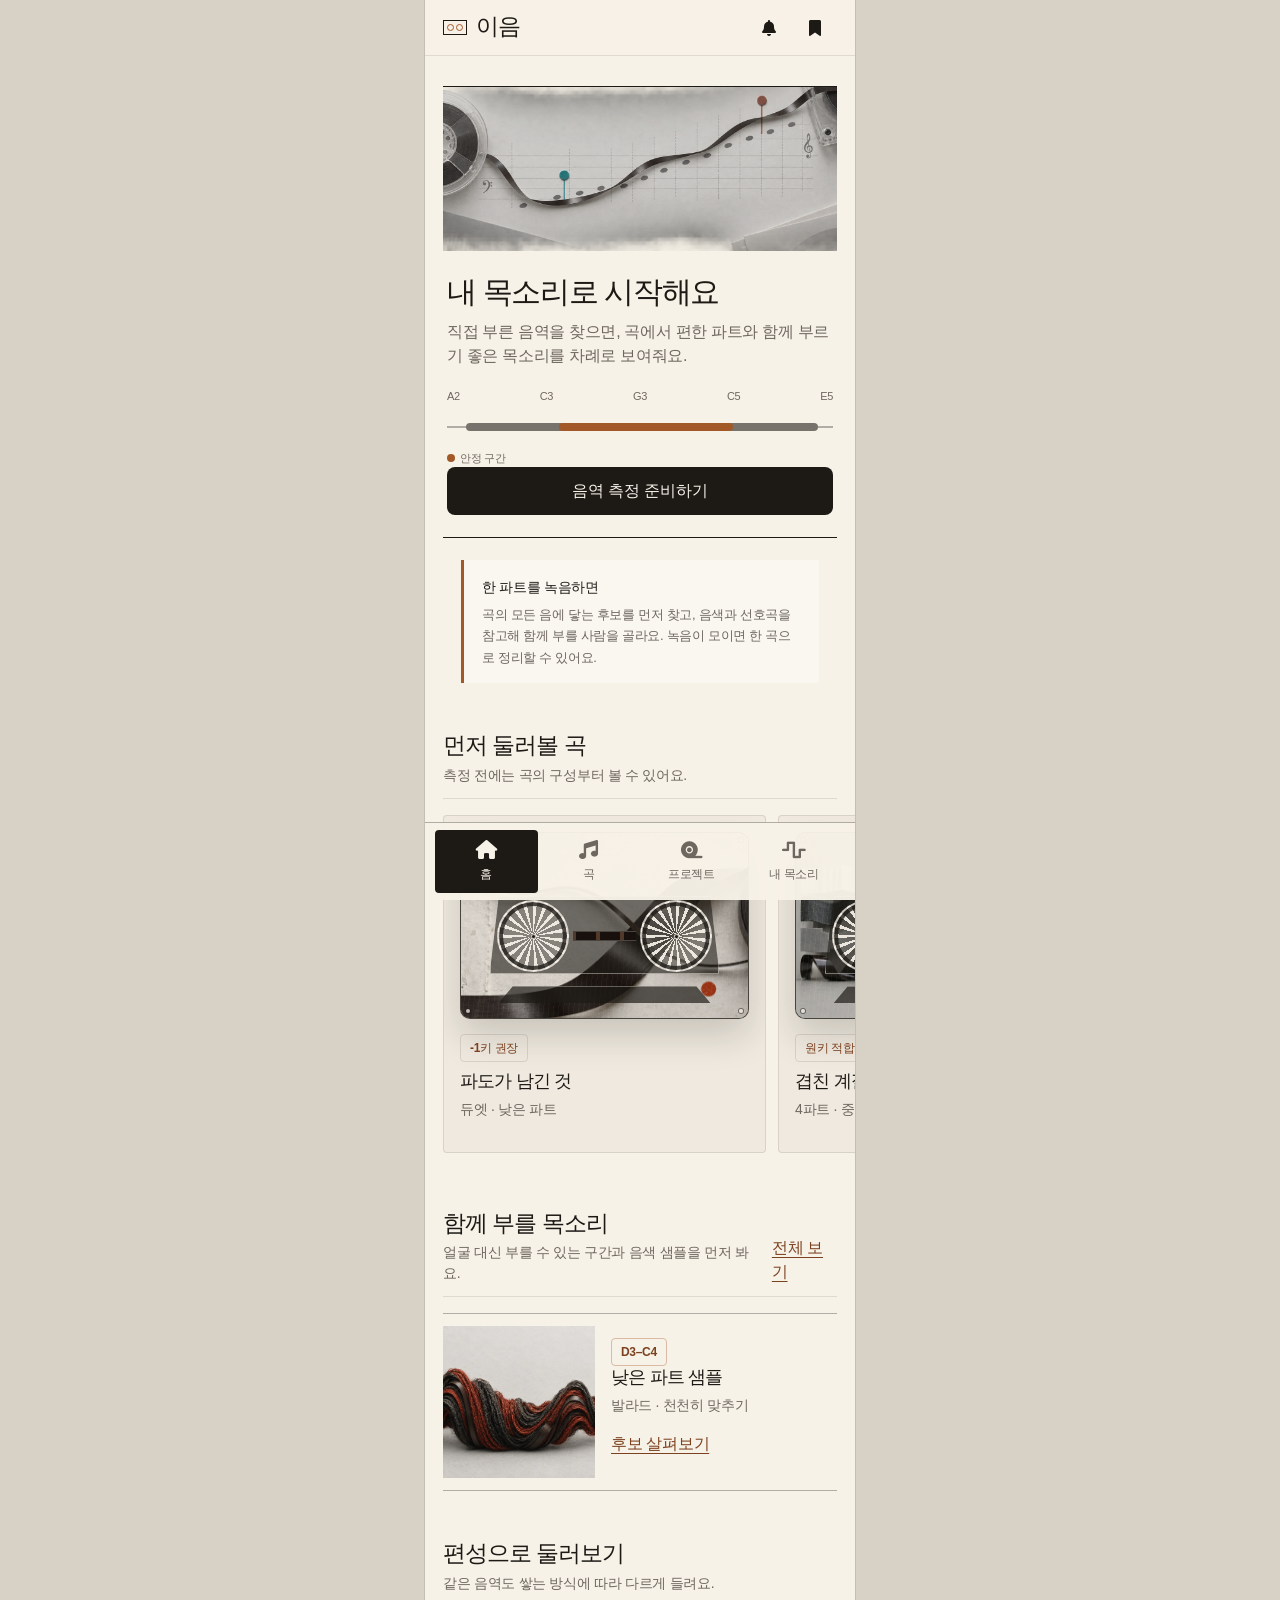
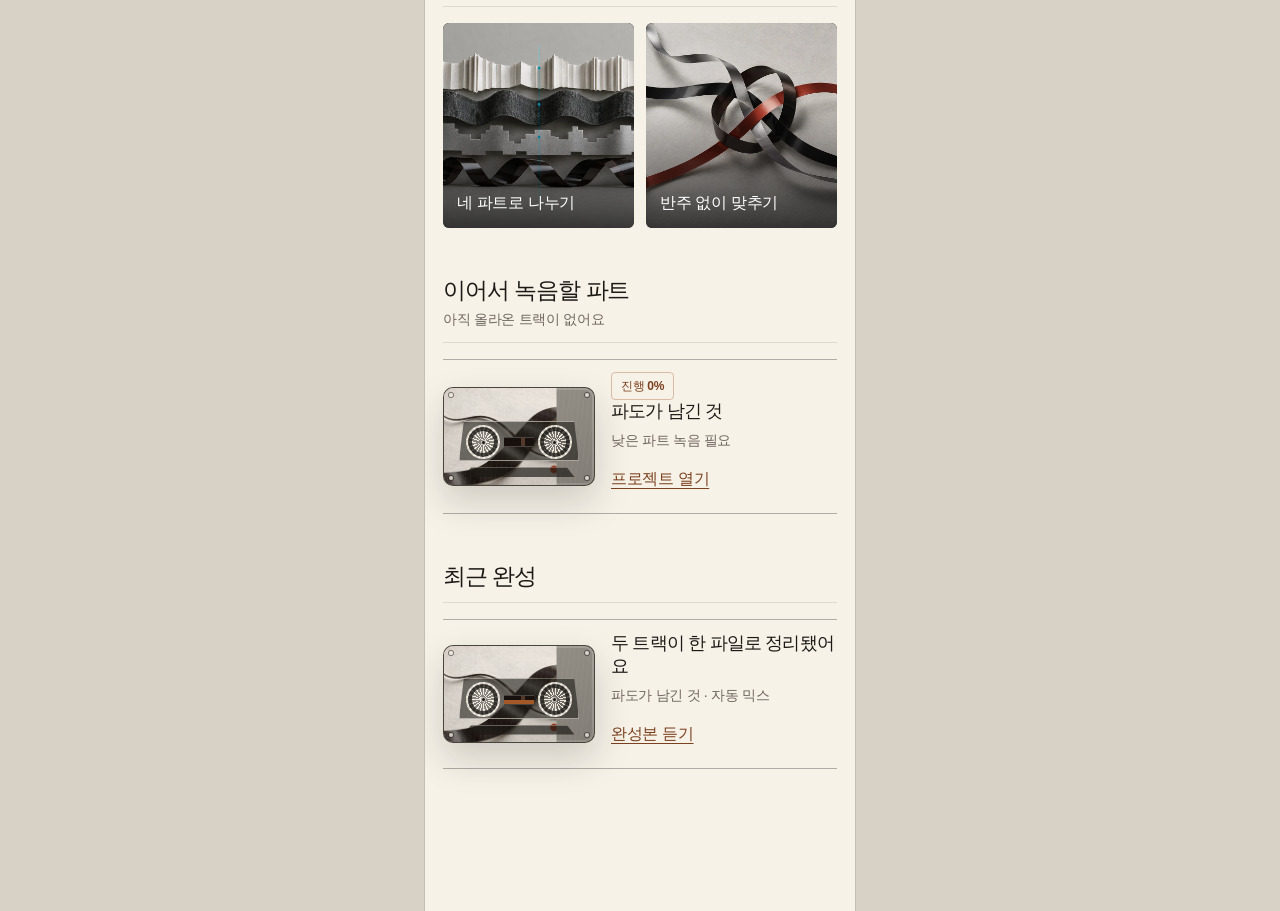
<file: index.html>
<!doctype html>
<html lang="ko">
<head>
  <meta charset="utf-8">
  <meta name="viewport" content="width=device-width,initial-scale=1,viewport-fit=cover">
  <meta name="theme-color" content="#F7F2E8">
  <meta name="description" content="직접 노래해 음역과 음색을 찾고 곡의 열린 파트에 참여하는 비동기 보컬 협업 앱 이음">
  <title>이음 Linen Tape — 내 음역부터 시작하는 보컬 협업</title>
  <link rel="icon" href="data:,">
  <link rel="stylesheet" href="assets/fontawesome/css/all.min.css">
  <link rel="stylesheet" href="css/style.css?v=18">
</head>
<body>
  <a class="skip-link" href="#main">본문으로 이동</a>
  <div id="app" class="app-shell"></div>
  <div id="live-region" class="sr-only" aria-live="polite" aria-atomic="true"></div>
  <div id="overlay-root"></div>
  <script src="js/data.js"></script>
  <script src="js/state.js"></script>
  <script src="js/engines/match.js"></script>
  <script src="js/engines/timbre.js"></script>
  <script src="js/engines/taste.js"></script>
  <script src="js/engines/midi.js"></script>
  <script src="js/engines/song.js"></script>
  <script src="js/core.js?v=18"></script>
  <script src="js/components.js?v=18"></script>
  <script src="js/audio-engine.js?v=18"></script>
  <script src="js/app.js?v=18"></script>
</body>
</html>
</file>
<file: css/style.css>
@import url("https://fonts.googleapis.com/css2?family=Nanum+Pen+Script&family=Single+Day&display=swap");
:root{--bg:#f1f0ec;--paper:#fbfaf6;--muted:#e7e5df;--ink:#191817;--text2:#5d5a55;--line:#a7a39b;--line2:#d7d5ce;--red:#b6422f;--red-dark:#953426;--cyan:#008e9b;--cyan-dark:#006f79;--green:#2f6b55;--shadow:0 18px 50px rgba(25,24,23,.12);--side:18px;--nav-h:94px;--radius:12px;--ease:cubic-bezier(.2,0,0,1);font-family:"Pretendard Variable","Pretendard","Noto Sans KR",Arial,sans-serif;color:var(--ink);background:#d9d7d1;font-synthesis:none}
*{box-sizing:border-box}html{scroll-behavior:smooth}body{margin:0;background:#d9d7d1;color:var(--ink);font-size:16px;line-height:1.5;letter-spacing:-.02em}button,input{font:inherit}button,a{-webkit-tap-highlight-color:transparent}.app-shell{width:100%;max-width:430px;min-height:100dvh;margin:auto;background:var(--bg);overflow-x:clip;box-shadow:0 0 0 1px rgba(25,24,23,.08);position:relative}.skip-link{position:fixed;z-index:999;left:8px;top:8px;transform:translateY(-150%);background:var(--ink);color:white;padding:10px 14px}.skip-link:focus{transform:none}.sr-only{position:absolute!important;width:1px;height:1px;padding:0;margin:-1px;overflow:hidden;clip:rect(0,0,0,0);white-space:nowrap;border:0}
a{color:inherit;text-decoration:none}button{border:0;color:inherit;background:none;cursor:pointer}button:disabled{cursor:not-allowed;opacity:.46}button:focus-visible,a:focus-visible,input:focus-visible{outline:3px solid var(--cyan);outline-offset:3px}.screen{min-height:100dvh;padding-bottom:calc(var(--nav-h) + env(safe-area-inset-bottom))}.screen.has-sticky{padding-bottom:calc(108px + env(safe-area-inset-bottom))}.content{padding:26px var(--side) 48px}.app-header,.detail-header{height:58px;padding:7px var(--side);display:flex;align-items:center;justify-content:space-between;border-bottom:1px solid var(--line2);background:rgba(241,240,236,.96);position:relative;z-index:5}.wordmark{display:flex;align-items:center;gap:9px;min-height:44px;padding-right:8px;font-size:21px;font-weight:800}.mark{width:24px;height:15px;border:2px solid var(--ink);border-radius:2px;position:relative}.mark:before,.mark:after{content:"";position:absolute;top:3px;width:5px;height:5px;border:1px solid var(--red);border-radius:50%}.mark:before{left:3px}.mark:after{right:3px}.header-actions{display:flex;gap:2px}.icon-button{min-width:44px;height:44px;display:inline-grid;place-items:center;border-radius:999px;color:var(--ink)}.icon-button:active{background:var(--muted)}.detail-header{display:grid;grid-template-columns:44px 1fr 44px;text-align:center}.detail-header strong{font-size:15px;white-space:nowrap;overflow:hidden;text-overflow:ellipsis}.header-spacer{width:44px}
h1,h2,h3,p{margin:0}h1{font-size:30px;line-height:1.16;letter-spacing:-.045em}h2{font-size:23px;line-height:1.24;letter-spacing:-.035em}h3{font-size:18px;line-height:1.3}.page-intro>p{color:var(--text2);margin-top:10px;max-width:38ch}.section{margin-top:42px}.section:first-child{margin-top:0}.section-head{display:flex;align-items:flex-end;justify-content:space-between;gap:14px;margin-bottom:15px}.section-head p{font-size:14px;color:var(--text2);margin-top:5px}.text-link{min-height:44px;display:inline-flex;align-items:center;color:var(--cyan-dark);font-weight:700;text-decoration:underline;text-underline-offset:4px}.label{font-size:12px;font-weight:700;color:var(--text2);letter-spacing:.02em}.caption{font-size:13px;color:var(--text2)}.paper{background:var(--paper);border:1px solid var(--line2);padding:18px;border-radius:8px}.rule{height:1px;background:var(--line2);margin:20px 0}
.button{min-height:48px;padding:12px 18px;border-radius:999px;display:inline-flex;align-items:center;justify-content:center;gap:8px;font-weight:700;line-height:1.2}.button.wide{width:100%}.button.primary{background:var(--red);color:#fff}.button.primary:active{background:var(--red-dark);transform:scale(.99)}.button.secondary{background:var(--paper);border:1px solid var(--ink)}.button.ghost{border:1px solid var(--line);color:var(--text2)}.sticky-bar{position:fixed;z-index:20;left:50%;bottom:0;transform:translateX(-50%);width:min(430px,100%);min-height:88px;padding:14px var(--side) calc(14px + env(safe-area-inset-bottom));background:rgba(25,24,23,.96);display:flex;gap:10px}.sticky-bar .button{flex:1}.bottom-nav{position:fixed;z-index:20;left:50%;bottom:calc(9px + env(safe-area-inset-bottom));transform:translateX(-50%);width:min(398px,calc(100% - 28px));min-height:78px;padding:8px 10px;display:grid;grid-template-columns:repeat(4,1fr);background:rgba(25,24,23,.94);border-radius:26px;box-shadow:var(--shadow)}.nav-item{min-height:60px;display:flex;flex-direction:column;align-items:center;justify-content:center;gap:5px;color:#bbb7af;font-size:12px;border-radius:18px}.nav-item i{font-size:19px}.nav-item.active{background:var(--paper);color:var(--ink);font-weight:700}.nav-item.active i{color:var(--cyan-dark)}
.status-badge{display:inline-flex;align-items:center;min-height:26px;padding:4px 9px;border-radius:999px;background:var(--muted);font-size:12px;font-weight:700}.status-badge.accent{background:rgba(0,142,155,.11);color:var(--cyan-dark);border:1px solid rgba(0,142,155,.25)}.status-badge.red{background:rgba(182,66,47,.1);color:var(--red-dark)}.status-badge.success{background:rgba(47,107,85,.11);color:var(--green)}.chip-row{display:flex;gap:8px;overflow-x:auto;padding:4px 2px 8px;scrollbar-width:none}.chip-row::-webkit-scrollbar{display:none}.chip{min-height:44px;white-space:nowrap;padding:9px 15px;border:1px solid var(--line);border-radius:999px;background:var(--paper);font-weight:650}.chip[aria-pressed="true"]{background:var(--cyan);border-color:var(--cyan);color:white}.search{height:48px;border:1px solid var(--line);background:var(--paper);display:flex;align-items:center;gap:10px;padding:0 14px;border-radius:999px}.search input{border:0;outline:0;background:transparent;width:100%;height:44px;color:var(--ink);font-size:16px}
.range-feature{border-top:4px solid var(--cyan);background:var(--paper);box-shadow:0 1px 0 var(--line);overflow:hidden}.range-feature img{width:100%;aspect-ratio:16/9;object-fit:cover;display:block}.range-copy{padding:22px}.range-copy p{color:var(--text2);margin:10px 0 18px}.range-summary{display:grid;grid-template-columns:repeat(3,1fr);border-block:1px solid var(--line2);margin:18px 0}.range-summary>div{padding:12px 8px;border-right:1px solid var(--line2)}.range-summary>div:last-child{border:0}.range-summary span{display:block;font-size:12px;color:var(--text2)}.range-summary strong{font-size:16px;font-variant-numeric:tabular-nums}.pitch-rail{margin-top:20px}.pitch-labels,.rail-legend{display:flex;justify-content:space-between;font-size:11px;color:var(--text2);font-variant-numeric:tabular-nums}.rail-base{height:36px;position:relative;margin:5px 0}.rail-base:before{content:"";position:absolute;left:0;right:0;top:17px;height:2px;background:var(--line)}.rail-base span{position:absolute;height:8px;top:14px;border-radius:999px}.rail-all{left:5%;right:4%;background:#77736c}.rail-stable{left:29%;right:26%;background:var(--cyan)}.rail-part{left:21%;right:13%;top:23px!important;height:5px!important;background:var(--red)}.rail-legend{justify-content:flex-start;gap:16px}.dot{display:inline-block;width:8px;height:8px;border-radius:50%;margin-right:5px}.dot.cyan{background:var(--cyan)}.dot.red{background:var(--red)}
.image-rail{display:flex;gap:12px;overflow-x:auto;scroll-snap-type:x mandatory;padding-bottom:8px;margin-right:calc(var(--side)*-1);padding-right:var(--side);scrollbar-width:none;cursor:grab;user-select:none}.image-rail.is-dragging{scroll-snap-type:none;cursor:grabbing}.image-rail::-webkit-scrollbar{display:none}.image-card{flex:0 0 82%;scroll-snap-align:start;position:relative;overflow:hidden;border-radius:16px;background:var(--ink);min-height:245px;color:white}.image-card img{position:absolute;inset:0;width:100%;height:100%;object-fit:cover;-webkit-user-drag:none;pointer-events:none}.image-card:after{content:"";position:absolute;inset:42% 0 0;background:linear-gradient(transparent,rgba(0,0,0,.78))}.image-card-copy{position:absolute;z-index:1;left:18px;right:18px;bottom:17px;pointer-events:none}.image-card-copy p{font-size:14px;color:#eee;margin-top:5px}.image-card-copy .status-badge{margin-bottom:8px;background:rgba(251,250,246,.92);color:var(--ink)}.arrangement-grid{display:grid;grid-template-columns:1fr 1fr;gap:12px}.arrangement-grid a{position:relative;min-height:205px;border-radius:16px;overflow:hidden;background:var(--ink);color:#fff}.arrangement-grid img{width:100%;height:100%;object-fit:cover;position:absolute;inset:0}.arrangement-grid span{position:absolute;z-index:2;left:14px;right:14px;bottom:13px;font-weight:700}.arrangement-grid a:after{content:"";position:absolute;inset:45% 0 0;background:linear-gradient(transparent,rgba(0,0,0,.7))}
.project-strip,.complete-strip{display:grid;grid-template-columns:112px 1fr;gap:16px;align-items:center;border-block:1px solid var(--ink);padding:12px 0}.project-strip img,.complete-strip img{width:112px;aspect-ratio:1/1.15;object-fit:cover}.project-strip p,.complete-strip p{color:var(--text2);font-size:14px;margin:6px 0}.steps{border-top:1px solid var(--ink)}.step{display:grid;grid-template-columns:42px 1fr;gap:12px;padding:16px 0;border-bottom:1px solid var(--line2)}.step-no{font-weight:800;color:var(--cyan-dark);font-variant-numeric:tabular-nums}.step p{color:var(--text2);font-size:14px;margin-top:4px}.check-row{display:grid;grid-template-columns:44px 1fr;gap:10px;padding:13px 0;border-bottom:1px solid var(--line2)}.check-row:last-child{border:0}.check-row>i{width:44px;height:44px;display:grid;place-items:center;background:var(--muted);border-radius:50%}.check-row p{font-size:14px;color:var(--text2)}
.test-stage{min-height:calc(100dvh - 160px);display:flex;flex-direction:column;justify-content:space-between}.test-note{font-size:76px;font-weight:800;line-height:1;text-align:center;margin:58px 0 14px;font-variant-numeric:tabular-nums}.level-meter{width:78%;height:8px;margin:18px auto;background:var(--line2);border-radius:99px;overflow:hidden}.level-meter span{display:block;width:68%;height:100%;background:var(--cyan);animation:level 1.1s ease-in-out infinite alternate}.step-dots{display:flex;justify-content:center;gap:7px;margin:22px}.step-dots i{width:8px;height:8px;border-radius:50%;background:var(--line)}.step-dots i.active{width:28px;background:var(--cyan);border-radius:99px}.notice{padding:16px;border-left:4px solid var(--red);background:var(--paper);font-size:14px}.notice p{color:var(--text2);margin-top:4px}
.timbre-feature{display:grid;grid-template-columns:42% 1fr;min-height:230px;background:var(--paper);border:1px solid var(--line2)}.timbre-feature img{width:100%;height:100%;object-fit:cover}.timbre-copy{padding:18px}.trait-list{margin:14px 0 0;padding:0;list-style:none}.trait-list li{padding:8px 0;border-bottom:1px solid var(--line2)}.trait-list li:last-child{border:0}.trait-list small{display:block;color:var(--text2)}.song-list{border-top:1px solid var(--ink)}.song-row{display:grid;grid-template-columns:92px minmax(0,1fr) 44px;gap:13px;padding:14px 0;border-bottom:1px solid var(--line2);align-items:center}.song-row>img{width:92px;height:92px;object-fit:cover;border-radius:10px}.song-info{min-width:0}.song-info h3{white-space:nowrap;overflow:hidden;text-overflow:ellipsis}.song-info p,.song-info small{display:block;color:var(--text2);font-size:13px}.song-info .status-badge{margin:7px 0 5px}.row-actions{display:flex;flex-direction:column}.cover-hero{position:relative;margin-inline:calc(var(--side)*-1);margin-top:-26px;min-height:330px;background:var(--ink);color:#fff}.cover-hero img{position:absolute;inset:0;width:100%;height:100%;object-fit:cover}.cover-hero:after{content:"";position:absolute;inset:38% 0 0;background:linear-gradient(transparent,rgba(0,0,0,.82))}.cover-copy{position:absolute;z-index:1;left:var(--side);right:var(--side);bottom:24px}.cover-copy p{margin-top:5px;color:#eee}.part-list{border-top:1px solid var(--ink)}.part-row{width:100%;text-align:left;padding:16px 0;border-bottom:1px solid var(--line2)}.part-row-top{display:flex;justify-content:space-between;align-items:center}.part-row p{color:var(--text2);font-size:14px;margin-top:5px}.part-row.selected{padding-inline:12px;background:rgba(0,142,155,.08);box-shadow:inset 4px 0 var(--cyan)}
.open-card{background:var(--paper);border:1px solid var(--ink);border-radius:12px;overflow:hidden;touch-action:pan-x pan-y;transition:transform .18s var(--ease)}.open-card>img{width:100%;aspect-ratio:4/3;object-fit:cover;display:block}.open-body{padding:18px}.open-title{display:flex;justify-content:space-between;gap:10px;align-items:flex-start}.open-title p{font-size:13px;color:var(--text2)}.data-table{margin-top:17px;border-top:1px solid var(--line2)}.data-line{display:grid;grid-template-columns:96px 1fr;gap:12px;padding:11px 0;border-bottom:1px solid var(--line2);font-size:14px}.data-line span{color:var(--text2)}.gesture-help{display:flex;justify-content:space-between;gap:8px;margin-top:12px;font-size:13px;color:var(--text2)}.dual-actions{display:grid;grid-template-columns:1fr 1fr;gap:10px;margin-top:16px}.sample-grid{display:grid;grid-template-columns:1fr 1fr;gap:12px}.sample{background:var(--paper);border:1px solid var(--line2)}.sample img{width:100%;aspect-ratio:4/3;object-fit:cover}.sample div{padding:14px}.sample p{font-size:14px;color:var(--text2);margin-top:5px}.condition{display:grid;grid-template-columns:28px 1fr;gap:10px;align-items:start;padding:16px;background:var(--paper);border:1px solid var(--line)}.condition input{width:22px;height:22px;accent-color:var(--cyan)}
.cassette-stage{position:relative;padding-bottom:88px}.cassette-shell{position:relative;z-index:2;background:linear-gradient(145deg,rgba(255,255,255,.78),rgba(190,188,181,.64));border:2px solid #8d8982;border-radius:10px;padding:13px;box-shadow:inset 0 0 0 3px rgba(255,255,255,.3),0 8px 24px rgba(25,24,23,.12)}.j-card{background:#f7f3e9;border:1px solid #817d75;padding:10px 12px;display:grid;gap:5px;min-height:78px}.j-card>div{display:grid;grid-template-columns:65px 1fr auto;align-items:center;min-height:25px;border-bottom:1px solid #bbb5aa;gap:6px}.j-card span{font-size:10px;font-weight:800}.j-card em{font-size:12px;color:var(--text2);font-style:normal}.j-card time{font-size:16px}.hand-a{font-family:"Nanum Pen Script",cursive;font-size:23px;color:var(--red-dark);font-weight:400;letter-spacing:.01em}.hand-b{font-family:"Single Day",cursive;font-size:18px;color:var(--cyan-dark);font-weight:400;letter-spacing:-.01em}.reel-bed{display:grid;grid-template-columns:82px 1fr 82px;gap:8px;align-items:center;background:#292826;padding:11px 16px;margin-top:10px}.reel{width:76px;height:76px;border-radius:50%;border:5px solid #aaa69e;background:repeating-radial-gradient(circle,#f1f0ec 0 7px,#333 8px 14px,#151515 15px 24px,#5a4635 25px 34px,#181716 35px);position:relative}.reel:after{content:"";position:absolute;inset:21px;border:6px dashed #aaa69e;border-radius:50%}.tape-window{height:36px;border:2px solid #625f59;background:#c7c3ba;position:relative;overflow:hidden}.tape-window:after{content:"";position:absolute;top:13px;left:0;right:0;height:7px;background:#392a22}.tape-window i{position:absolute;z-index:2;left:0;bottom:3px;height:5px;background:var(--red);transition:width 1s}.cassette-screws{position:absolute;inset:8px;display:flex;justify-content:space-between;align-items:flex-end;pointer-events:none}.cassette-screws i{width:6px;height:6px;border-radius:50%;background:#65615b}.loose-tape{position:absolute;z-index:1;left:8px;right:8px;bottom:0;width:calc(100% - 16px);height:112px;overflow:visible}.loose-tape path{fill:none;stroke:#3b2a21;stroke-width:7;stroke-linecap:round;stroke-dasharray:100;stroke-dashoffset:calc(100 - var(--outside));transition:stroke-dashoffset 1.1s var(--ease)}.animate-left .reel.left{animation:spin .9s linear 2}.animate-right .reel.right{animation:spin-reverse .9s linear 2}.track-list{border-top:1px solid var(--ink)}.track-row{display:grid;grid-template-columns:34px 1fr auto;gap:10px;padding:15px 0;border-bottom:1px solid var(--line2);align-items:center}.track-no{font-weight:800;color:var(--text2);font-variant-numeric:tabular-nums}
.record-panel{min-height:360px;background:var(--ink);color:#fff;border-radius:16px;padding:24px;display:flex;flex-direction:column;justify-content:space-between;text-align:center}.record-time{font-size:48px;font-weight:800;font-variant-numeric:tabular-nums;margin:20px}.wave-bars{height:100px;display:flex;align-items:center;justify-content:center;gap:4px}.wave-bars i{width:4px;height:18%;background:var(--cyan);border-radius:4px}.record-panel.recording .wave-bars i{animation:wave .65s ease-in-out infinite alternate}.wave-bars i:nth-child(3n){animation-delay:.15s}.wave-bars i:nth-child(4n){animation-delay:.3s}.record-button{width:78px;height:78px;margin:-39px auto 0;border-radius:50%;background:var(--red);color:#fff;border:7px solid var(--bg);display:grid;place-items:center;font-size:24px}.mix-choice{display:grid;grid-template-columns:1fr 1fr;gap:12px}.mix-card{min-height:230px;padding:18px;text-align:left;border:1px solid var(--line);background:var(--paper);border-radius:12px}.mix-card i{font-size:26px;color:var(--red)}.mix-card h3{margin:24px 0 8px}.mix-card p{font-size:14px;color:var(--text2)}.mix-card.selected{border:3px solid var(--cyan);padding:16px}.complete-image{overflow:hidden;border-radius:16px}.complete-image img{width:100%;aspect-ratio:16/10;object-fit:cover;display:block}.empty-state{text-align:center;padding:50px 20px;background:var(--paper);border:1px dashed var(--line)}.empty-state p{color:var(--text2);margin:8px 0 18px}.toast{position:fixed;z-index:100;left:50%;bottom:110px;transform:translateX(-50%);width:min(390px,calc(100% - 32px));background:var(--ink);color:white;padding:14px 16px;border-radius:12px;box-shadow:var(--shadow)}.scrim{position:fixed;z-index:90;inset:0;background:rgba(0,0,0,.48);display:grid;place-items:center;padding:20px}.modal{width:min(340px,100%);background:var(--paper);border-radius:24px;padding:24px}.modal p{color:var(--text2);margin:8px 0 22px}.modal-actions{display:grid;gap:8px}
@keyframes level{to{width:82%}}@keyframes spin{to{transform:rotate(720deg)}}@keyframes spin-reverse{to{transform:rotate(-720deg)}}@keyframes wave{to{height:90%}}
@media(max-width:389px){:root{--side:16px}h1{font-size:28px}.range-summary{grid-template-columns:1fr}.range-summary>div{border-right:0;border-bottom:1px solid var(--line2)}.range-summary>div:last-child{border:0}.reel-bed{grid-template-columns:68px 1fr 68px;padding-inline:8px}.reel{width:64px;height:64px}.reel:after{inset:17px}.song-row{grid-template-columns:78px minmax(0,1fr) 44px}.song-row>img{width:78px;height:78px}.data-line{grid-template-columns:82px 1fr}.mix-choice{grid-template-columns:1fr}.sample-grid{gap:8px}}
@media(prefers-reduced-motion:reduce){*,*:before,*:after{animation-duration:.01ms!important;animation-iteration-count:1!important;scroll-behavior:auto!important;transition-duration:.01ms!important}}
h1[tabindex="-1"]:focus{outline:none}

/* Home image hierarchy correction: range is a supporting cue; the active project carries more weight. */
.range-feature>img{
  height:clamp(146px,38vw,164px);
  aspect-ratio:auto;
  object-fit:cover;
  object-position:center 54%;
}
.project-strip{
  grid-template-columns:clamp(137px,38vw,152px) minmax(0,1fr);
}
.project-strip>img{
  width:clamp(137px,38vw,152px);
  height:clamp(137px,38vw,152px);
  aspect-ratio:auto;
  object-fit:cover;
  object-position:center;
}
.project-strip>div{min-width:0}

/* The range guide is instructional, so its visual stays a compact calibration strip. */
.page-intro+.section>img[src$="01-range-calibration.webp"]{
  height:clamp(132px,34vw,148px)!important;
  aspect-ratio:auto!important;
  object-fit:cover!important;
  object-position:center 68%!important;
  display:block;
}

/* Horizontal media works like a compact tape transport: swipe, drag, or arrow keys. */
.image-rail[data-slider-ready]{
  scroll-behavior:smooth;
  overscroll-behavior-inline:contain;
  cursor:grab;
}
.image-rail.is-dragging{
  cursor:grabbing;
  scroll-snap-type:none;
  scroll-behavior:auto;
  user-select:none;
}
@media(prefers-reduced-motion:reduce){.image-rail[data-slider-ready]{scroll-behavior:auto}}

/* Linen Tape — quiet paper UI with one functional cognac signal. */
:root{
  --bg:#f7f2e8;
  --paper:#f7f2e8;
  --muted:#efe9df;
  --ink:#1d1a16;
  --text2:#6e6760;
  --line:rgba(29,26,22,.32);
  --line2:rgba(29,26,22,.11);
  --red:#a35828;
  --red-dark:#7c411f;
  --cyan:#a35828;
  --cyan-dark:#7c411f;
  --green:#1d1a16;
  --shadow:0 1px 2px rgba(29,26,22,.04);
  --radius:8px;
}
body{background:#d8d1c5;color:var(--ink);font-family:"Pretendard Variable","Pretendard","Noto Sans KR","Malgun Gothic",sans-serif}
.app-shell{background:var(--bg);box-shadow:0 0 0 1px rgba(29,26,22,.1)}
.app-header,.detail-header{height:56px;background:rgba(247,242,232,.96);border-bottom:1px solid var(--line2)}
.wordmark{font-family:Georgia,"Times New Roman",serif;font-size:23px;font-weight:400;letter-spacing:-.03em}
.mark{border-radius:0;border-width:1px}.mark:before,.mark:after{border-color:var(--red)}
h1,h2,h3{font-weight:600;letter-spacing:-.045em}.page-intro>p{line-height:1.7}.content{padding-top:30px}
.section{margin-top:48px}.section-head{padding-bottom:12px;border-bottom:1px solid var(--line2);margin-bottom:16px}
.paper{border-radius:4px;border:1px solid var(--line2);box-shadow:none;background:transparent}
.button{border-radius:8px;min-height:48px;font-weight:600}.button.primary{background:var(--ink);color:var(--bg)}.button.primary:active{background:#302b25}.button.secondary{background:var(--muted);border:1px solid var(--line2)}.button.ghost{border:1px solid var(--line2)}
button:focus-visible,a:focus-visible,input:focus-visible{outline:2px solid var(--red);outline-offset:3px}
.status-badge{border-radius:4px;background:transparent;border:1px solid var(--line2);color:var(--text2);font-weight:600}.status-badge.accent,.status-badge.red{background:transparent;color:var(--red-dark);border-color:rgba(163,88,40,.35)}.status-badge.success{background:transparent;color:var(--ink);border-color:var(--line)}
.bottom-nav{bottom:0;width:min(430px,100%);min-height:78px;border-radius:0;background:rgba(247,242,232,.97);border-top:1px solid var(--line);box-shadow:none;padding:7px 10px}.nav-item{color:var(--text2);border-radius:4px}.nav-item.active{background:var(--ink);color:var(--bg)}.nav-item.active i{color:inherit}
.sticky-bar{background:rgba(247,242,232,.97);border-top:1px solid var(--line2)}
.range-feature{border-top:1px solid var(--ink);border-bottom:1px solid var(--ink);box-shadow:none}.range-copy{padding:24px 4px 22px}.range-feature img{filter:saturate(.72) contrast(.94)}
.image-card,.arrangement-grid a{border-radius:6px}.image-card:after{background:linear-gradient(transparent,rgba(29,26,22,.88))}
.song-row{grid-template-columns:84px minmax(0,1fr) 44px}.song-row>img{width:84px;height:96px;border-radius:2px;filter:saturate(.72)}
.chip{border-radius:4px;background:transparent}.chip[aria-pressed="true"]{background:var(--ink);border-color:var(--ink);color:var(--bg)}
.search{border-radius:4px;background:transparent}.cover-hero{background:var(--ink)}.cover-hero img{filter:saturate(.75)}
.notice{border-left:2px solid var(--red);background:var(--muted)}
.project-strip,.complete-strip{border-color:var(--line)}
.open-card{border-radius:4px;background:transparent}.sample,.condition{background:transparent}.mix-card{border-radius:4px;background:transparent}.mix-card.selected{border-color:var(--ink);box-shadow:inset 3px 0 var(--red)}
.cassette-shell{border-radius:8px;box-shadow:none}.cassette-stage{filter:saturate(.82)}

/* Recording is the one immersive scene. */
.record-screen .content{padding-top:22px}.record-intro h1{margin-top:10px;font-size:32px}.record-intro p{max-width:34ch}
.record-deck{margin-top:28px}
.recorder-cassette{position:relative}
.cassette-skin{position:relative;isolation:isolate;aspect-ratio:1.5/1;overflow:hidden;border:1px solid rgba(247,242,232,.24);border-radius:10px;background:#382a22 var(--skin-image) center/cover no-repeat;box-shadow:0 18px 42px rgba(29,26,22,.22)}
.cassette-skin:before{content:"";position:absolute;inset:0;z-index:-1;background:repeating-linear-gradient(94deg,rgba(247,242,232,.045) 0 1px,transparent 1px 4px);mix-blend-mode:screen}
.skin-wash{position:absolute;inset:0;z-index:-1;background:linear-gradient(180deg,rgba(29,26,22,.18),rgba(29,26,22,.84));backdrop-filter:saturate(.55)}
.record-jcard{position:absolute;left:7%;right:7%;top:9%;min-height:76px;padding:10px 13px;background:rgba(247,242,232,.91);color:var(--ink);border:1px solid rgba(29,26,22,.45);display:grid;grid-template-columns:1fr auto;grid-template-rows:auto 1fr;gap:4px 10px;transform:rotate(-.35deg)}
.record-jcard:after{content:"";position:absolute;left:12px;right:12px;bottom:10px;border-bottom:1px solid rgba(29,26,22,.22)}
.record-jcard span{grid-column:1/-1;font-size:10px;font-weight:700;letter-spacing:.05em;color:var(--text2)}
.record-jcard strong{font-size:16px;align-self:end;position:relative;z-index:1}.record-jcard time{font-size:11px;align-self:end;position:relative;z-index:1;color:var(--text2)}
.record-transport{position:absolute;left:11%;right:11%;top:48%;height:34%;display:grid;grid-template-columns:70px 1fr 70px;align-items:center;gap:9px;padding:6px 9px;border:1px solid rgba(247,242,232,.42);background:rgba(29,26,22,.72);clip-path:polygon(4% 0,96% 0,100% 100%,0 100%)}
.record-reel{aspect-ratio:1;border-radius:50%;display:grid;place-items:center;background:repeating-conic-gradient(from 0deg,var(--bg) 0 7deg,rgba(247,242,232,.18) 7deg 20deg);border:5px solid rgba(247,242,232,.72);box-shadow:inset 0 0 0 8px rgba(29,26,22,.75)}
.record-reel i{width:12px;aspect-ratio:1;border-radius:50%;background:var(--ink);border:2px solid rgba(247,242,232,.7)}
.record-tape{height:20px;overflow:hidden;border-block:1px solid rgba(247,242,232,.22);background:#120d0a}
.record-tape i{display:block;width:180%;height:100%;background:repeating-linear-gradient(90deg,#17100c 0 9px,#53392a 9px 13px,#17100c 13px 24px);transform:translateX(-30%)}
.record-cassette-label{position:absolute;left:9%;right:9%;bottom:4%;display:flex;justify-content:space-between;color:var(--bg);font:600 10px/1.2 ui-monospace,monospace;letter-spacing:.08em}
.recorder-cassette.is-recording .record-reel.left{animation:record-reel-spin .68s linear infinite}
.recorder-cassette.is-recording .record-tape i{animation:tape-travel .62s linear infinite}
.recorder-cassette.is-recording .record-jcard{box-shadow:inset 3px 0 var(--red)}
.recorder-cassette.is-recorded .record-jcard strong{font-size:22px;font-weight:400;color:var(--red-dark)}
@keyframes record-reel-spin{to{transform:rotate(1turn)}}
@keyframes tape-travel{to{transform:translateX(-12%)}}

.singing-guide{margin-top:26px;border-block:1px solid var(--line);padding:18px 0 16px}
.guide-meta{display:flex;align-items:center;justify-content:space-between;color:var(--text2);font-size:11px;font-weight:700;letter-spacing:.05em}.guide-meta .record-time{font:500 24px/1 Georgia,serif;color:var(--ink);letter-spacing:-.02em}
.lyric-guide{padding:24px 0 20px;text-align:center}.lyric-guide p{color:var(--text2);font-size:14px}.lyric-guide h2{font-size:23px;margin:12px 0;line-height:1.35;letter-spacing:-.04em}.singing-guide.is-live .lyric-guide h2{color:var(--red-dark)}
.pitch-guide{position:relative;height:142px;overflow:hidden;background:rgba(239,233,223,.72);border:1px solid var(--line2)}
.pitch-lines{position:absolute;inset:12px 0}.pitch-lines i{display:block;height:20%;border-bottom:1px solid rgba(29,26,22,.09)}
.pitch-note{position:absolute;left:var(--x);top:var(--y);width:var(--w);height:6px;background:var(--ink)}.pitch-note small{position:absolute;left:0;bottom:8px;font:500 10px/1 ui-monospace,monospace;color:var(--text2)}
.pitch-playhead{position:absolute;top:0;bottom:0;left:2%;width:2px;background:var(--red);opacity:.35}.pitch-playhead:before{content:"";position:absolute;left:50%;top:9px;width:8px;height:8px;border-radius:50%;background:var(--red);transform:translateX(-50%)}
.singing-guide.is-live .pitch-playhead{opacity:1;animation:none;transition:left .22s linear}
@keyframes pitch-playhead{to{left:96%}}
.input-strip{display:grid;grid-template-columns:36px 1fr 58px;gap:10px;align-items:center;margin-top:13px;font-size:12px;color:var(--text2)}.input-strip strong{text-align:right;color:var(--ink);font-variant-numeric:tabular-nums}.input-level{height:4px;background:rgba(29,26,22,.12);overflow:hidden}.input-level i{display:block;width:12%;height:100%;background:var(--red)}.singing-guide.is-live .input-level i{animation:input-level 1s ease-in-out infinite alternate}@keyframes input-level{to{width:78%}}
.guide-action{margin-top:20px}.home-song-lead{padding-top:8px}.home-song-lead .section-head{padding-bottom:8px}.home-song-lead .section-head h1{font-size:clamp(30px,8.5vw,40px);line-height:1.08;letter-spacing:-.045em}

@media(max-width:389px){.record-transport{grid-template-columns:60px 1fr 60px}.record-jcard strong{font-size:14px}.lyric-guide h2{font-size:21px}}
@media(prefers-reduced-motion:reduce){.recorder-cassette.is-recording .record-reel.left,.recorder-cassette.is-recording .record-tape i,.singing-guide.is-live .pitch-playhead,.singing-guide.is-live .input-level i{animation:none}.singing-guide.is-live .pitch-playhead{left:48%}}

/* Unified song cassette: the art belongs to the cassette; writing belongs to a separate J-card. */
.song-cassette{position:relative;isolation:isolate;width:100%;aspect-ratio:1.54/1;overflow:hidden;border:1px solid rgba(29,26,22,.62);border-radius:10px;background:#8f8a82;box-shadow:0 16px 36px rgba(29,26,22,.18),inset 0 0 0 2px rgba(247,242,232,.18)}
.cassette-skin-image{position:absolute;inset:0;z-index:0;width:100%;height:100%;object-fit:cover;object-position:center;filter:saturate(1.08) contrast(.98) brightness(1.08);transform:scale(1.01)}
.song-cassette:before{content:"";position:absolute;inset:0;z-index:1;background:linear-gradient(150deg,rgba(247,242,232,.08),transparent 48%,rgba(29,26,22,.12));pointer-events:none}
.song-cassette:after{content:"";position:absolute;z-index:2;left:13%;right:13%;bottom:8%;height:9%;background:rgba(29,26,22,.68);clip-path:polygon(7% 0,93% 0,100% 100%,0 100%);border-top:1px solid rgba(247,242,232,.32)}
.cassette-glaze{position:absolute;inset:0;z-index:1;background:repeating-linear-gradient(96deg,rgba(247,242,232,.035) 0 1px,transparent 1px 5px);mix-blend-mode:screen;pointer-events:none}
.song-cassette .record-transport{position:absolute;z-index:2;left:10%;right:10%;top:34%;height:42%;display:grid;grid-template-columns:1fr .86fr 1fr;align-items:center;gap:10px;padding:7px 12px;border:1px solid rgba(247,242,232,.55);background:rgba(29,26,22,.58);clip-path:polygon(4% 0,96% 0,100% 100%,0 100%)}
.song-cassette .record-reel{width:100%;max-width:82px;aspect-ratio:1;border-radius:50%;display:grid;place-items:center;background:repeating-conic-gradient(from 0deg,rgba(247,242,232,.94) 0 7deg,rgba(247,242,232,.2) 7deg 19deg);border:5px solid rgba(247,242,232,.72);box-shadow:inset 0 0 0 8px rgba(29,26,22,.78)}
.song-cassette .record-reel i{width:12px;aspect-ratio:1;border-radius:50%;background:var(--ink);border:2px solid rgba(247,242,232,.72)}
.song-cassette .record-tape{position:relative;height:24px;overflow:hidden;border-block:1px solid rgba(247,242,232,.24);background:#120d0a}
.song-cassette .record-tape i{display:block;width:180%;height:100%;background:repeating-linear-gradient(90deg,#17100c 0 9px,#53392a 9px 13px,#17100c 13px 24px);transform:translateX(-30%)}
.song-cassette .record-tape b{position:absolute;left:0;bottom:0;width:var(--tape-progress);height:4px;background:var(--red);transition:width 900ms var(--ease)}
.song-cassette .cassette-screws{position:absolute;z-index:3;inset:8px;display:grid;grid-template-columns:1fr 1fr;align-content:space-between;justify-items:space-between;pointer-events:none}.song-cassette .cassette-screws i{width:6px;height:6px;border-radius:50%;background:rgba(247,242,232,.72);box-shadow:0 0 0 1px rgba(29,26,22,.5)}.song-cassette .cassette-screws i:nth-child(even){justify-self:end}
.song-cassette.is-compact .record-transport{gap:4px;padding:3px 6px}.song-cassette.is-compact .record-reel{border-width:2px;box-shadow:inset 0 0 0 4px rgba(29,26,22,.78)}.song-cassette.is-compact .record-reel i{width:5px;border-width:1px}.song-cassette.is-compact .record-tape{height:10px}.song-cassette.is-compact .cassette-screws{inset:5px}.song-cassette.is-compact .cassette-screws i{width:4px;height:4px}
.song-cassette.motion-recording .record-reel.left,.song-cassette.motion-left .record-reel.left{animation:record-reel-spin .68s linear infinite}.song-cassette.motion-recording .record-tape i,.song-cassette.motion-left .record-tape i{animation:tape-travel .62s linear infinite}.song-cassette.motion-right .record-reel.right{animation:spin-reverse .68s linear infinite}

.cassette-stage{padding-bottom:0;filter:none}.cassette-object{position:relative;padding-bottom:64px}.cassette-object .loose-tape{bottom:0;height:92px}.progress-100 .cassette-object{padding-bottom:8px}.progress-100 .loose-tape{display:none}
.separate-jcard{position:relative;margin-top:24px;padding:16px 16px 12px;background:#fbf7ed;color:var(--ink);border:1px solid rgba(29,26,22,.3);border-radius:1px;box-shadow:5px 7px 0 rgba(29,26,22,.055);transform:rotate(-.3deg)}
.separate-jcard:before{content:"";position:absolute;inset:0;background:repeating-linear-gradient(180deg,transparent 0 33px,rgba(29,26,22,.11) 33px 34px);pointer-events:none}.separate-jcard>*{position:relative}
.jcard-heading{display:grid;grid-template-columns:auto 1fr auto;gap:10px;align-items:baseline;min-height:34px;padding-bottom:10px}.jcard-heading span{font-size:11px;font-weight:700;color:var(--red-dark)}.jcard-heading strong{font-size:16px}.jcard-heading small{font-size:11px;color:var(--text2)}
.jcard-row{display:grid;grid-template-columns:68px minmax(0,1fr) auto;gap:8px;align-items:center;min-height:38px}.jcard-row>span{font-size:10px;font-weight:700;color:var(--text2)}.jcard-row em{font-size:12px;color:var(--text2);font-style:normal}.jcard-row time{font-size:11px;color:var(--text2)}.jcard-row .hand-a{font-size:21px}.jcard-row .hand-b{font-size:16px}
.separate-jcard.is-writing{box-shadow:5px 7px 0 rgba(163,88,40,.08);border-left:3px solid var(--red)}

.recorder-cassette{position:relative}.recorder-cassette .record-jcard{position:static;inset:auto;min-height:0;padding:0;background:transparent;border:0;display:block;transform:none}.recorder-cassette .record-jcard:after{display:none}.recorder-cassette .record-jcard .separate-jcard{margin-top:22px}.recorder-cassette .record-jcard .jcard-heading span{grid-column:auto}.recorder-cassette .record-jcard .jcard-row>span{grid-column:auto}.recorder-cassette.is-recorded .record-jcard strong{font-size:21px;color:var(--red-dark)}

.image-card.cassette-song-card{min-height:338px;padding:16px;display:flex;flex-direction:column;gap:15px;background:var(--muted);color:var(--ink);border:1px solid var(--line2);border-radius:4px}.image-card.cassette-song-card:after{display:none}.cassette-song-card .song-cassette{flex:0 0 auto}.cassette-song-card .image-card-copy{position:static;display:block;color:var(--ink)}.cassette-song-card .image-card-copy p{color:var(--text2)}.cassette-song-card .image-card-copy .status-badge{background:transparent;color:var(--red-dark)}
.cassette-strip{grid-template-columns:152px minmax(0,1fr)}.cassette-strip>.song-cassette{width:152px;aspect-ratio:1.54/1}.cassette-strip>div{min-width:0}
.song-cassette-hero{padding:8px 0 0}.song-cassette-hero>.song-cassette{width:min(100%,380px);margin-inline:auto}.song-cassette-copy{margin-top:20px;padding:0 0 18px;border-bottom:1px solid var(--ink)}.song-cassette-copy h1{font-size:clamp(31px,9vw,42px);line-height:1.05;letter-spacing:-.045em}.song-cassette-copy p{margin-top:8px;color:var(--text2);font-size:14px}
.song-cassette:focus-visible,.cassette-song-card:focus-visible{outline:3px solid var(--red);outline-offset:4px}

@media(max-width:389px){.song-cassette:not(.is-compact) .record-transport{gap:8px;padding-inline:8px}.cassette-strip{grid-template-columns:132px minmax(0,1fr)}.cassette-strip>.song-cassette{width:132px}.jcard-heading{grid-template-columns:auto 1fr}.jcard-heading small{grid-column:2}.jcard-row{grid-template-columns:60px minmax(0,1fr)}.jcard-row time{grid-column:2}}
@media(prefers-reduced-motion:reduce){.song-cassette.motion-recording .record-reel.left,.song-cassette.motion-left .record-reel.left,.song-cassette.motion-right .record-reel.right,.song-cassette.motion-recording .record-tape i,.song-cassette.motion-left .record-tape i{animation:none}}

/* Real audio feedback: one moving marker carries the live microphone reading. */
.detected-pitch{position:absolute;z-index:4;right:4%;width:18px;height:4px;border-radius:2px;background:var(--red);box-shadow:0 0 0 4px rgba(163,88,40,.14);transition:top 90ms linear}
.detected-pitch:before{content:"현재";position:absolute;right:25px;top:-5px;font-size:9px;font-weight:700;color:var(--red-dark);white-space:nowrap}
.generated-timbre img{object-fit:cover;background:#171512}
.mix-card:only-child{width:100%;min-height:170px}
.button[download]{display:flex;align-items:center;justify-content:center;text-decoration:none}

/* 기능 설명과 오디오 피드백도 Linen의 종이·잉크 문법 안에서만 확장한다. */
.service-intro{margin:22px var(--side) 0;padding:15px 16px 15px 18px;border-left:3px solid var(--red);background:rgba(251,250,246,.62)}
.service-intro strong{font-size:14px}.service-intro p{margin-top:5px;color:var(--text2);font-size:13px;line-height:1.65}
.karaoke-line{display:flex;justify-content:center;flex-wrap:wrap;gap:0 .08em;min-height:62px;align-content:center}
.karaoke-line span{color:var(--text2);transition:color .16s ease,transform .16s ease}
.karaoke-line span.done{color:var(--ink)}.karaoke-line span.now{color:var(--red-dark);transform:translateY(-2px);text-decoration:underline;text-underline-offset:5px;text-decoration-thickness:2px}
.record-waveform-shell{margin-top:13px;padding:9px 10px 7px;border:1px solid var(--line2);background:rgba(251,250,246,.48)}
.record-waveform-shell>span{display:block;margin-bottom:4px;color:var(--text2);font-size:10px;font-weight:700;letter-spacing:.08em}
.record-waveform{display:block;width:100%;height:84px;background:linear-gradient(180deg,transparent 49%,rgba(29,26,22,.12) 50%,transparent 51%)}
.pitch-note small{display:none}
.reason-list{margin:15px 0 0;padding:13px 14px 13px 31px;border-top:1px solid var(--line2);color:var(--text2);font-size:13px;line-height:1.7}
</file>
